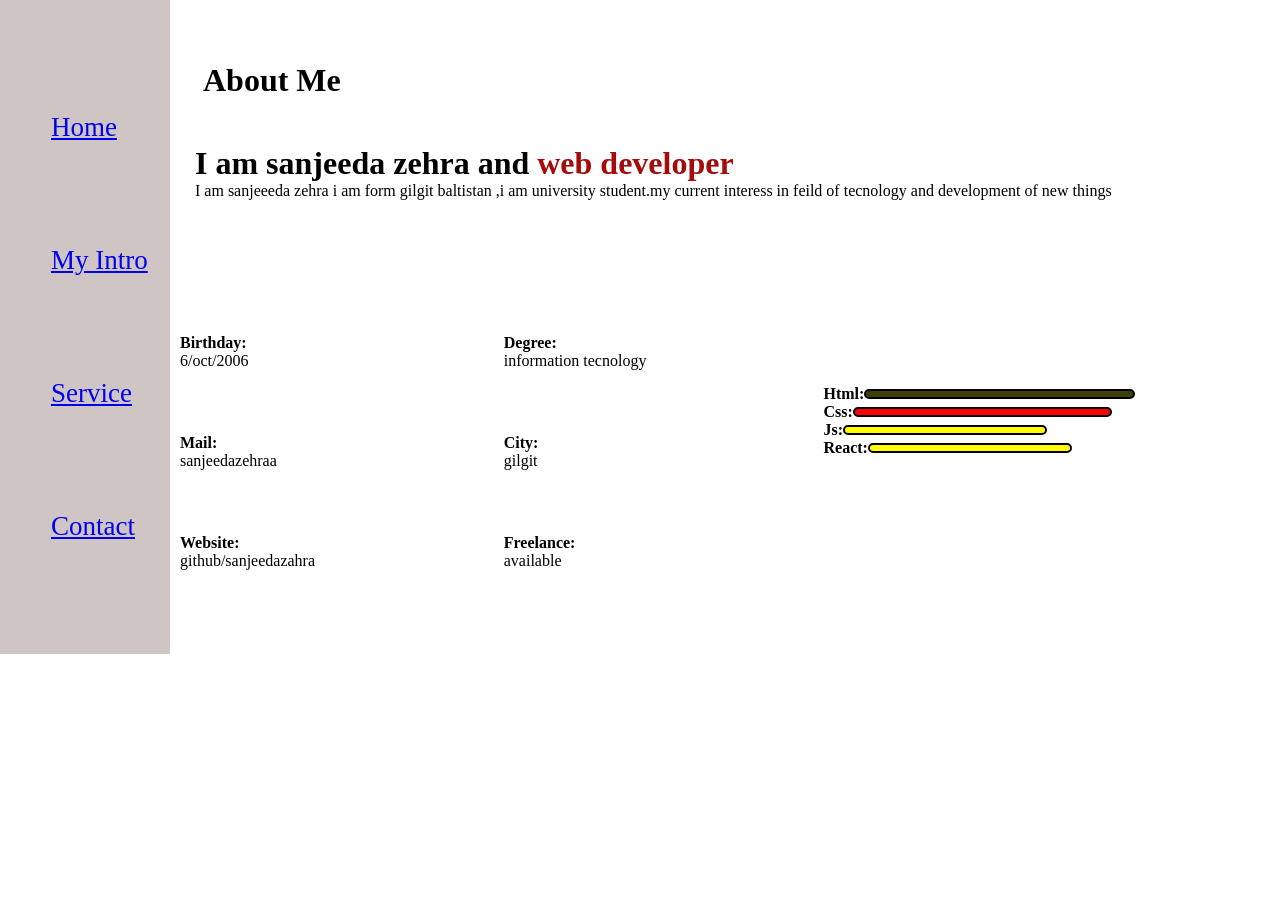
<file: intro.html>
<!DOCTYPE html>
<html lang="en">

<head>
    <meta charset="UTF-8">
    <meta name="viewport" content="width=device-width, initial-scale=1.0">
    <title>my project</title>
    <link rel="stylesheet" href="style.css">
</head>

<body>
    <div class="container">
        <div class="sidebar">
            <nav>
                <ul>
                    <li><a href="/">Home</a></li>
                    <li><a href="intro.html">My Intro</a></li>
                    <li><a href="service.html">Service</a></li>
                    <li><a href="contact.html">Contact</a></li>

                </ul>
            </nav>
        </div>


        <div class="main-container">
            <div class="mainn">
                <h1>About Me</h1>
            </div>
            <div class="into-1">
                <h1>I am sanjeeda zehra and <span>web developer</span></h1>
                <p>I am sanjeeeda zehra i am form gilgit baltistan ,i am university student.my current interess in feild
                    of tecnology and development of new things </p>
            </div>
            <div class="third-bigdiv">
                <div class="t-first">
                    <div class="info-item">
                        <p>Birthday:</p>
                        <span>6/oct/2006</span>
                    </div>
                    <div class="info-item">
                        <p>Degree:</p>
                        <span>information tecnology</span>
                    </div>
                    <div class="info-item">
                        <p>Mail:</p>
                        <span>sanjeedazehraa</span>
                    </div>
                    <div class="info-item">
                        <p>City:</p>
                        <span>gilgit</span>

                    </div>
                    <div class="info-item">
                        <p>Website:</p>
                        <span>github/sanjeedazahra</span>
                    </div>
                    <div class="info-item">
                        <p>Freelance:</p>
                        <span>available</span>
                    </div>

                </div>


                <div class="t-second">
    
                    <div class="skillcontainer">
                        <div class="skillitem"> html:<div class="skill hundered"></div>
                        </div>
                        <div class="skillitem"> css:<div class="skill css"></div>
                        </div>
                        <div class="skillitem"> js:<div class="skill j5"></div>
                        </div>
                        <div class="skillitem"> react:<div class="skill j5"></div>
                        </div>

                    </div>
                </div>
            </div>


        </div>
    </div>
    </div>



</body>

</html>
</file>
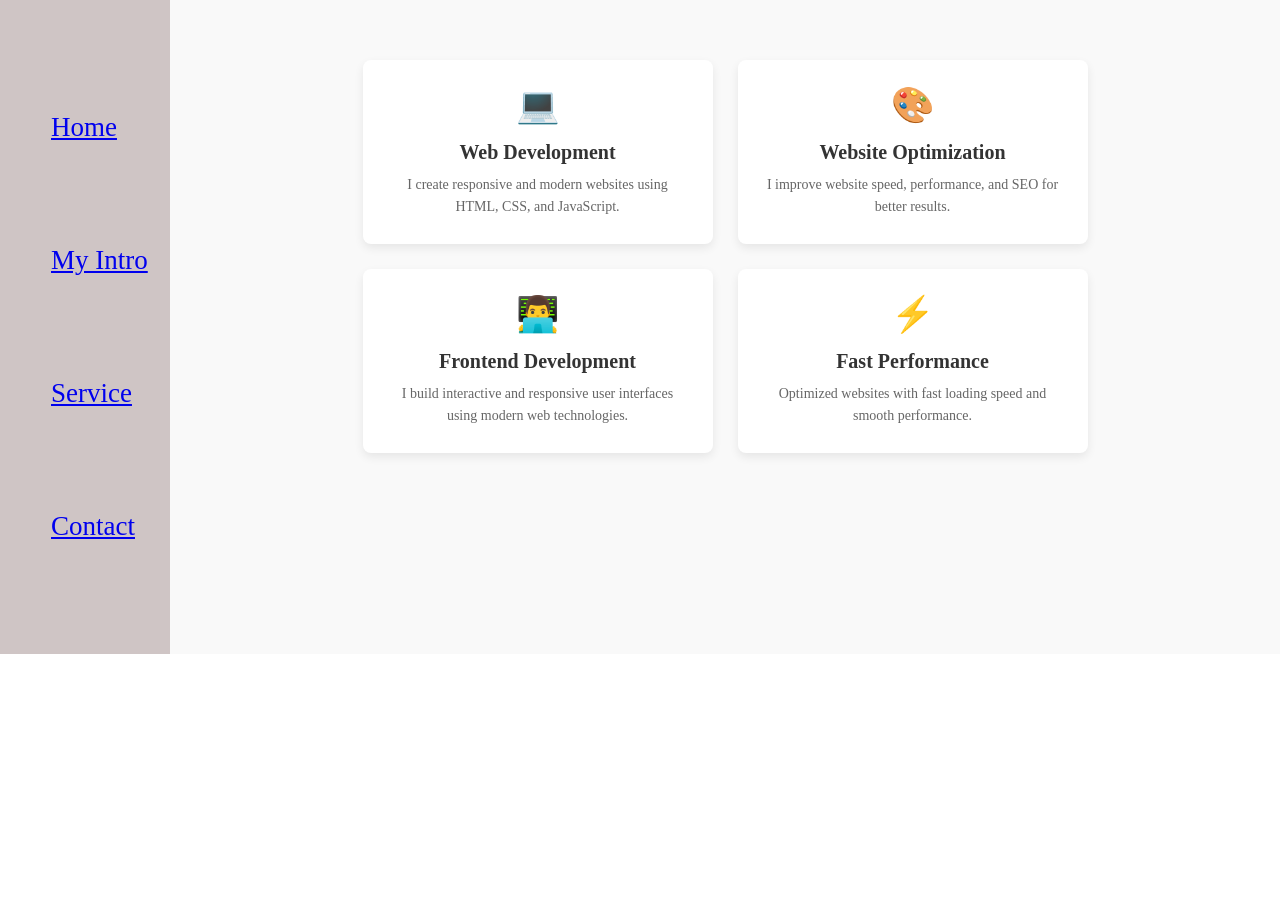
<file: service.html>
<!DOCTYPE html>
<html lang="en">

<head>
    <meta charset="UTF-8">
    <meta name="viewport" content="width=device-width, initial-scale=1.0">
    <title>my project</title>
    <link rel="stylesheet" href="style.css">
</head>

<body>
    <div class="container">
        <div class="sidebar">
            <nav>
                <ul>
                    <li><a href="/">Home</a></li>
                    <li><a href="intro.html">My Intro</a></li>
                    <li><a href="service.html">Service</a></li>
                    <li><a href="contact.html">Contact</a></li>

                </ul>
            </nav>
        </div>
    <!-- Services Section -->
    <section class="services">
        <div class="container">
        

            <div class="services-box">

                <div class="service-card">
                    <div class="icon">💻</div>
                    <h3>Web Development</h3>
                    <p>I create responsive and modern websites using HTML, CSS, and JavaScript.</p>
                </div>

                <div class="service-card">
                    <div class="icon">🎨</div>
                    <h3>Website Optimization</h3>
                   <p>I improve website speed, performance, and SEO for better results.</p>

                </div>
                <div class="service-card">
                    <div class="icon">👨‍💻</div>
                    <h3>Frontend Development</h3>
                     <p>I build interactive and responsive user interfaces using modern web technologies.</p>
                </div>

                <div class="service-card">
                    <div class="icon">⚡</div>
                    <h3>Fast Performance</h3>
                    <p>Optimized websites with fast loading speed and smooth performance.</p>
                </div>

            </div>
        </div>
    </section>
    </div>

</body>
</html>
</file>
<file: style.css>
* {
    margin: 0;
    padding: 0;

}

.sidebar {
    background-color: rgb(207, 197, 197);
    width: 150px;
    padding: 0 20px 0 0;
}

.sidebar nav {
    padding: 61px 0;

    margin-right: 20px;

}

.sidebar nav li {
    list-style: none;
    font-size: 27px;
    padding: 51px;
    white-space: nowrap;
    padding-right: 20px;
}

.main {
    background-color: white;
    width: 90vw;
}

.container {
    display: flex;

}

.infocontainer {
    background-color: white;
    width: 80vw;
    height: 60vh;
    margin: auto;
    margin-top: 130px;
    display: flex;
    justify-content: space-around;
}

.divinfo {
    display: flex;
    align-items: center;
    flex-direction: column;
    justify-content: center;
}

.divpic img {
    width: 274px;
}

.hello {
    font-size: 30px;
    font-family: Arial, Helvetica, sans-serif
}

.name {
    font-size: 27px;
    font-weight: bold;
    font-family: 'Courier New', Courier, monospace;
}

.about {
    font-size: 23px;
    font-family: 'Gill Sans', 'Gill Sans MT', Calibri, 'Trebuchet MS', sans-serif;
}

.moreabout {
    font-size: 20px;
    font-family: 'Times New Roman', Times, serif;
    margin-top: 23px;
}

.buttons {
    margin-top: 15px;
    border-radius: 10px;

}

.buttons button {
    padding: 6px 12px 7px 15px;
    border-radius: 30px;
    color: rgb(147, 136, 136);

    background-color: rgb(33 33 74);
    font-weight: bold;
    margin: 1px;
    cursor: pointer;
}

.btn-sm {
    margin: 0px;
}

.buttons button:hover {
    background-color: rgb(147, 136, 136);
    color: rgb(33 33 74);

}

.contctme {

    padding: 144px 34px;


}

.contctme h1 {
    background-color: white;
    font-family: Arial, Helvetica, sans-serif;
    /* text-align: center; */
    /* font-family: 'Gill Sans', 'Gill Sans MT', Calibri, 'Trebuchet MS', sans-serif; */
    padding: 12px 0;
}

.contctme div {
    padding: 10px 0;
}

.form-text {
    font-size: 10px;
    margin: 0 10px;
    color: midnightblue;
    padding: 2px;
}

.mb-3 {
    display: flex;
    flex-direction: column;
}

.labal {
    width: 17vw;
    border-radius: 6px;
}
/* .mainn{
    padding-top: 53px;
    margin-left: 27px;
    height: 88px;
    width: 100%;
    background-color: brown; */

    .main-container{
        background-color:white;
        
        width: 100%;


    }
    .mainn{
        background-color:white;
     
        height: 120px;
    }
 
   .mainn h1{
    
    padding: 62px 33px;
   }
   .into-1{
    padding: 25px;
    height: 155px;
    background-color:white
   }
   .into-1 h1 span{
   color: #a50b0b;

    padding: 0px 0px 12px;
   }
   .third-bigdiv{
    height: 300px;
    background-color: aquamarine;
    display: flex;

   }
   .t-first{
    background-color: white;
    width: 70%;
    display: grid;
    grid-template-columns: 1fr 1fr;

   }
   .t-first p{
    font-weight: 600;
   }
   .info-item{
padding: 9px 10px;
 

   }
   .t-second{
    background-color:white;
    width: 50%;
   }
   .skillcontainer{
    margin-top: 40px;
    background-color:white;
    height: 200px;
    padding: 20px 0px 0px 6px;

   }
   .skill{
    width: 123px;
    height: 6px;
   border-radius: 6px;
    border: 2px solid black;

   }
   .skillitem{
    display: flex;
    align-items: center;
    font-weight: 600;
    text-transform: capitalize;
   }
   .hundered{
    width: 267px;
    background-color: rgb(62, 62, 9);

   }
   .css{
    width: 255px;
    background-color: red;
   }
   .j5{
    width: 200px;
    background: yellow;
   }
 
/* ===== Services Section Only ===== */

.services {
    padding: 60px 20px;
    background-color: #f9f9f9;
    text-align: center;
}

.services .section-title {
    font-size: 38px;
    font-weight: bold;
    margin-bottom: 10px;
    color: #222;
}

.services .section-subtitle {
    font-size: 16px;   /* choti heading */
    color: #777;
    margin-bottom: 40px;
}

.services .services-box {
    display: flex;
    justify-content: center;
    gap: 25px;
    flex-wrap: wrap;
}

.services .service-card {
    background: #ffffff;
    width: 300px;
    padding: 25px;
    border-radius: 8px;
    box-shadow: 0 4px 10px rgba(0,0,0,0.08);
    transition: 0.3s ease;
}

.services .service-card:hover {
    transform: translateY(-8px);
}

.services .service-card .icon {
    font-size: 35px;
    margin-bottom: 15px;
}

.services .service-card h3 {
    margin-bottom: 10px;
    font-size: 20px;
    color: #333;
}

.services .service-card p {
    font-size: 14px;
    color: #666;
    line-height: 1.6;
}

/* Responsive (Mobile ke liye) */
@media (max-width: 768px) {
    .services .services-box {
        flex-direction: column;
        align-items: center;
    }
}
</file>
